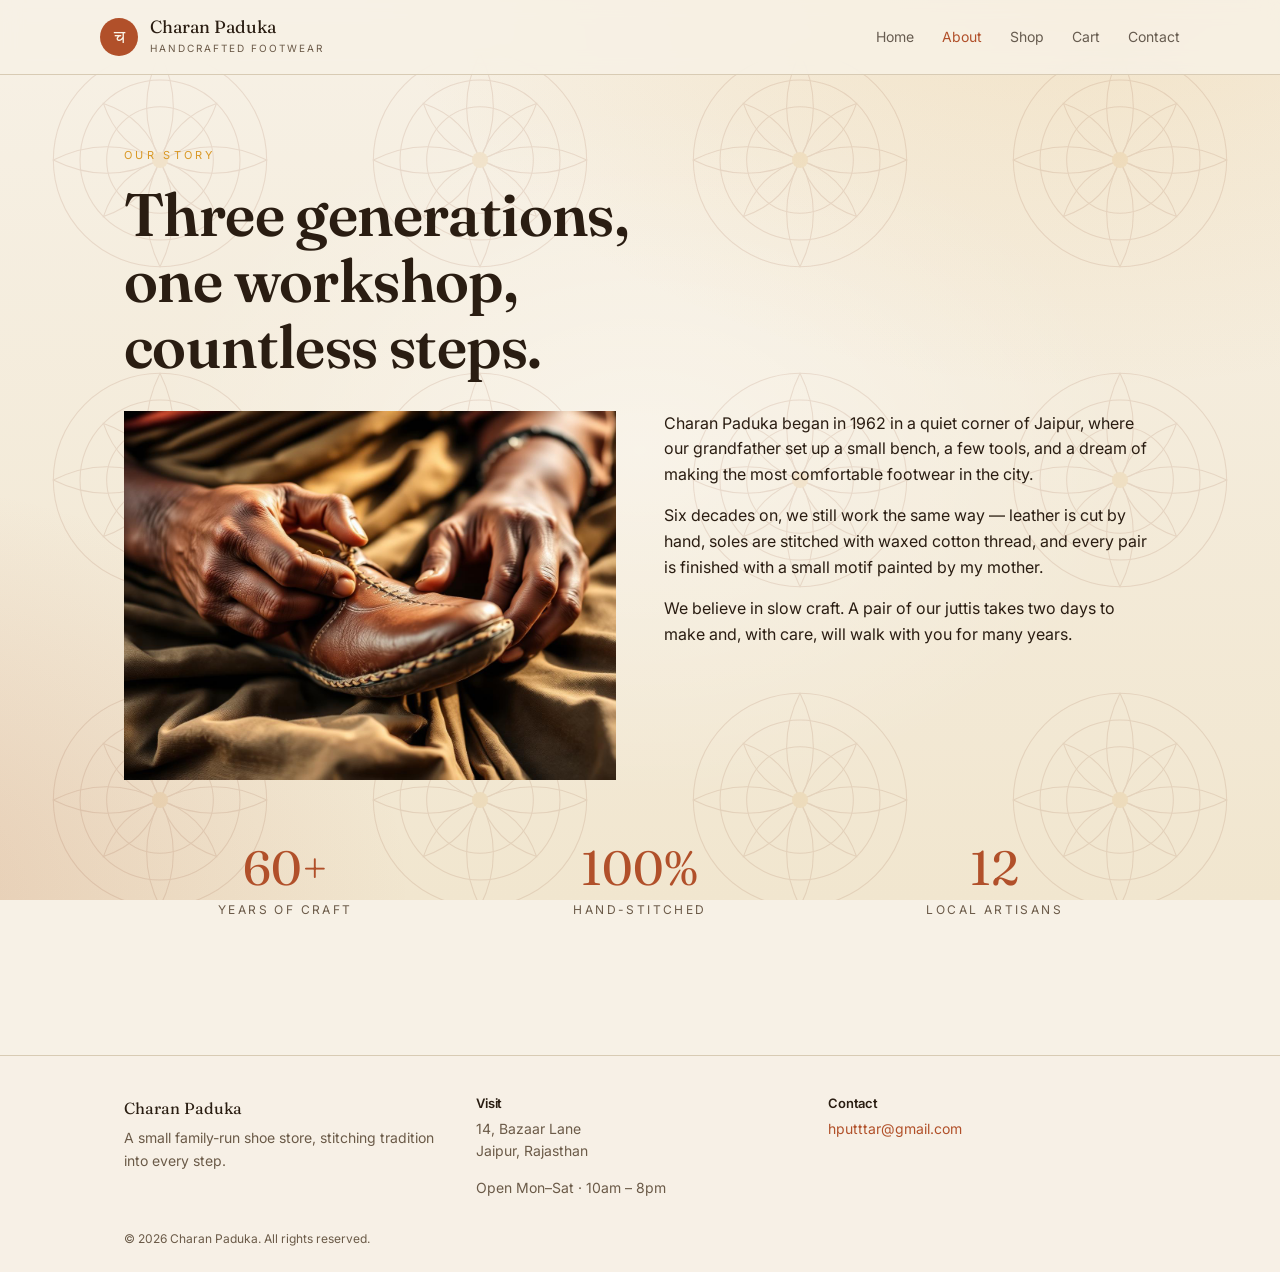
<file: about.html>
<!doctype html>
<html lang="en">
<head>
  <meta charset="UTF-8" />
  <meta name="viewport" content="width=device-width, initial-scale=1.0" />
  <title>About — Charan Paduka</title>
  <meta name="description" content="Three generations of artisans handcrafting juttis and mojaris in Jaipur since 1962." />
  <link rel="preconnect" href="https://fonts.googleapis.com" />
  <link rel="preconnect" href="https://fonts.gstatic.com" crossorigin />
  <link href="https://fonts.googleapis.com/css2?family=Fraunces:opsz,wght@9..144,400;9..144,600;9..144,700&family=Inter:wght@400;500;600&display=swap" rel="stylesheet" />
  <link rel="stylesheet" href="styles.css" />
</head>
<body>
  <header class="site-header">
    <div class="container header-inner">
      <a class="brand" href="index.html">
        <span class="brand-mark">च</span>
        <span>
          <div class="brand-name">Charan Paduka</div>
          <div class="brand-sub">Handcrafted footwear</div>
        </span>
      </a>
      <nav class="nav">
        <a href="index.html">Home</a>
        <a href="about.html">About</a>
        <a href="order.html">Shop</a>
        <a href="order.html#cart" class="cart-link">Cart <span class="cart-badge zero">0</span></a>
        <a href="contact.html">Contact</a>
      </nav>
    </div>
  </header>

  <main>
    <section style="padding-top:72px;">
      <div class="container">
        <p class="eyebrow">Our story</p>
        <h1 style="max-width:36rem;">Three generations, one workshop, countless steps.</h1>

        <div class="about-grid">
          <img src="assets/artisan.jpg" alt="Indian artisan stitching a leather shoe by hand" width="1280" height="960" loading="lazy" />
          <div>
            <p>Charan Paduka began in 1962 in a quiet corner of Jaipur, where our grandfather set up a small bench, a few tools, and a dream of making the most comfortable footwear in the city.</p>
            <p>Six decades on, we still work the same way — leather is cut by hand, soles are stitched with waxed cotton thread, and every pair is finished with a small motif painted by my mother.</p>
            <p>We believe in slow craft. A pair of our juttis takes two days to make and, with care, will walk with you for many years.</p>
          </div>
        </div>

        <div class="stats">
          <div>
            <div class="stat-num">60+</div>
            <div class="stat-label">Years of craft</div>
          </div>
          <div>
            <div class="stat-num">100%</div>
            <div class="stat-label">Hand-stitched</div>
          </div>
          <div>
            <div class="stat-num">12</div>
            <div class="stat-label">Local artisans</div>
          </div>
        </div>
      </div>
    </section>
  </main>

  <footer class="site-footer">
    <div class="container">
      <div class="footer-grid">
        <div>
          <div class="brand-block">Charan Paduka</div>
          <p>A small family-run shoe store, stitching tradition into every step.</p>
        </div>
        <div>
          <h4>Visit</h4>
          <p>14, Bazaar Lane<br/>Jaipur, Rajasthan</p>
          <p>Open Mon–Sat · 10am – 8pm</p>
        </div>
        <div>
          <h4>Contact</h4>
          <p><a href="mailto:hputttar@gmail.com">hputttar@gmail.com</a></p>
        </div>
      </div>
      <div class="copyright">© <span id="yr"></span> Charan Paduka. All rights reserved.</div>
    </div>
  </footer>

  <script src="script.js"></script>
  <script>document.getElementById('yr').textContent = new Date().getFullYear();</script>
</body>
</html>
</file>
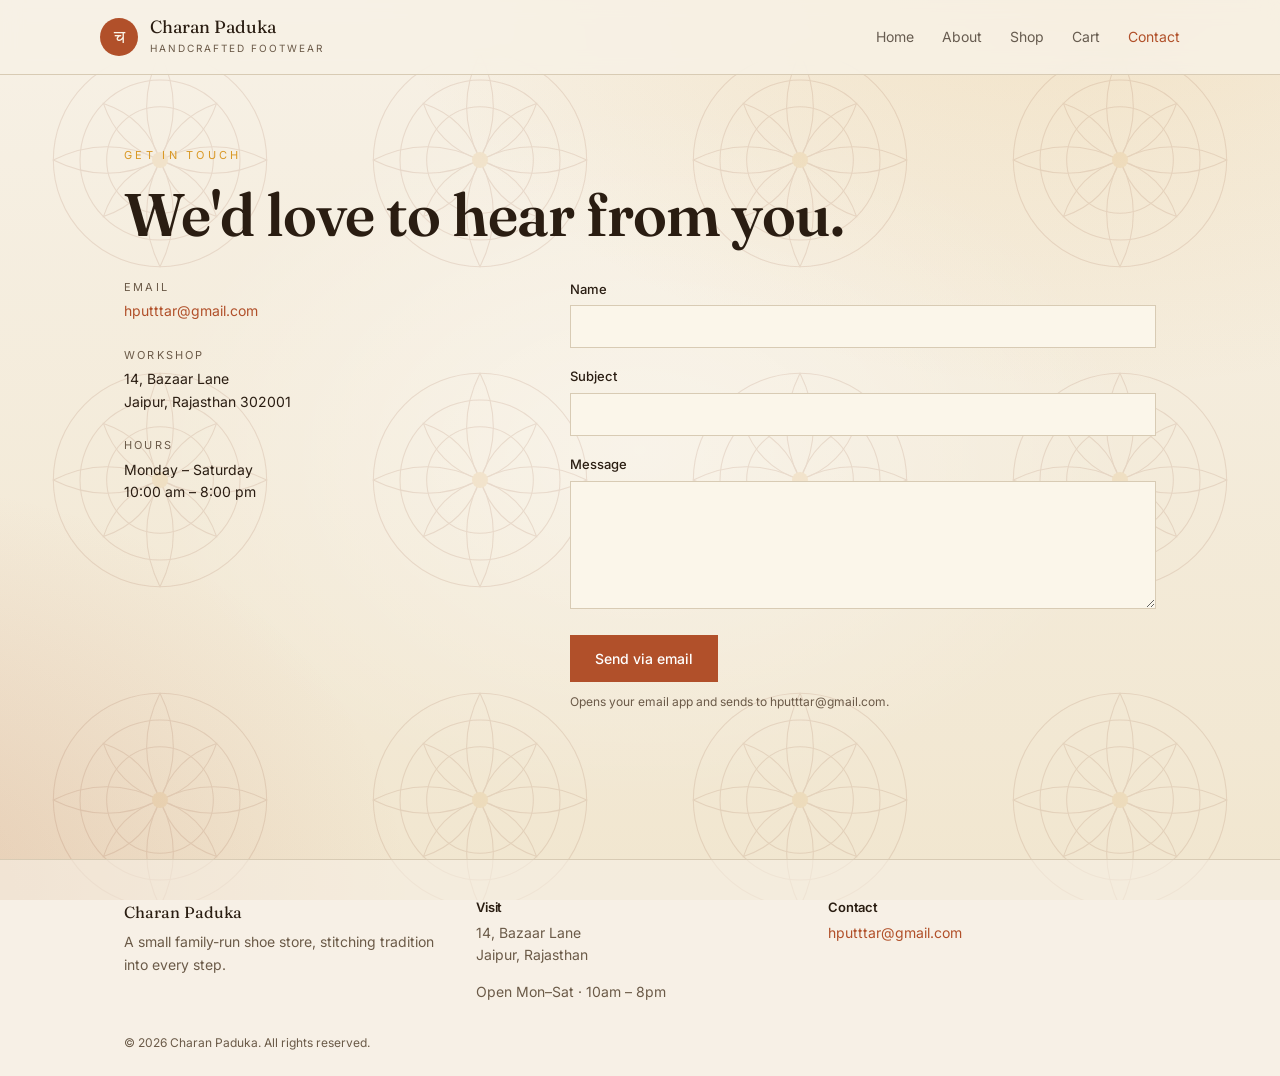
<file: contact.html>
<!doctype html>
<html lang="en">
<head>
  <meta charset="UTF-8" />
  <meta name="viewport" content="width=device-width, initial-scale=1.0" />
  <title>Contact — Charan Paduka</title>
  <meta name="description" content="Get in touch with Charan Paduka. Messages are sent via email." />
  <link rel="preconnect" href="https://fonts.googleapis.com" />
  <link rel="preconnect" href="https://fonts.gstatic.com" crossorigin />
  <link href="https://fonts.googleapis.com/css2?family=Fraunces:opsz,wght@9..144,400;9..144,600;9..144,700&family=Inter:wght@400;500;600&display=swap" rel="stylesheet" />
  <link rel="stylesheet" href="styles.css" />
</head>
<body>
  <header class="site-header">
    <div class="container header-inner">
      <a class="brand" href="index.html">
        <span class="brand-mark">च</span>
        <span>
          <div class="brand-name">Charan Paduka</div>
          <div class="brand-sub">Handcrafted footwear</div>
        </span>
      </a>
      <nav class="nav">
        <a href="index.html">Home</a>
        <a href="about.html">About</a>
        <a href="order.html">Shop</a>
        <a href="order.html#cart" class="cart-link">Cart <span class="cart-badge zero">0</span></a>
        <a href="contact.html">Contact</a>
      </nav>
    </div>
  </header>

  <main>
    <section style="padding-top:72px;">
      <div class="container">
        <p class="eyebrow">Get in touch</p>
        <h1>We'd love to hear from you.</h1>

        <div class="contact-grid">
          <div class="contact-info">
            <div>
              <div class="label">Email</div>
              <a href="mailto:hputttar@gmail.com">hputttar@gmail.com</a>
            </div>
            <div>
              <div class="label">Workshop</div>
              <p style="margin:0;">14, Bazaar Lane<br/>Jaipur, Rajasthan 302001</p>
            </div>
            <div>
              <div class="label">Hours</div>
              <p style="margin:0;">Monday – Saturday<br/>10:00 am – 8:00 pm</p>
            </div>
          </div>

          <form onsubmit="return buildContactMailto(event)">
            <div>
              <label for="cname">Name</label>
              <input id="cname" name="name" required />
            </div>
            <div>
              <label for="csubject">Subject</label>
              <input id="csubject" name="subject" required />
            </div>
            <div>
              <label for="cmsg">Message</label>
              <textarea id="cmsg" name="message" rows="6" required></textarea>
            </div>
            <div>
              <button type="submit" class="btn">Send via email</button>
              <p class="form-note">Opens your email app and sends to hputttar@gmail.com.</p>
            </div>
          </form>
        </div>
      </div>
    </section>
  </main>

  <footer class="site-footer">
    <div class="container">
      <div class="footer-grid">
        <div>
          <div class="brand-block">Charan Paduka</div>
          <p>A small family-run shoe store, stitching tradition into every step.</p>
        </div>
        <div>
          <h4>Visit</h4>
          <p>14, Bazaar Lane<br/>Jaipur, Rajasthan</p>
          <p>Open Mon–Sat · 10am – 8pm</p>
        </div>
        <div>
          <h4>Contact</h4>
          <p><a href="mailto:hputttar@gmail.com">hputttar@gmail.com</a></p>
        </div>
      </div>
      <div class="copyright">© <span id="yr"></span> Charan Paduka. All rights reserved.</div>
    </div>
  </footer>

  <script src="script.js"></script>
  <script>document.getElementById('yr').textContent = new Date().getFullYear();</script>
</body>
</html>
</file>
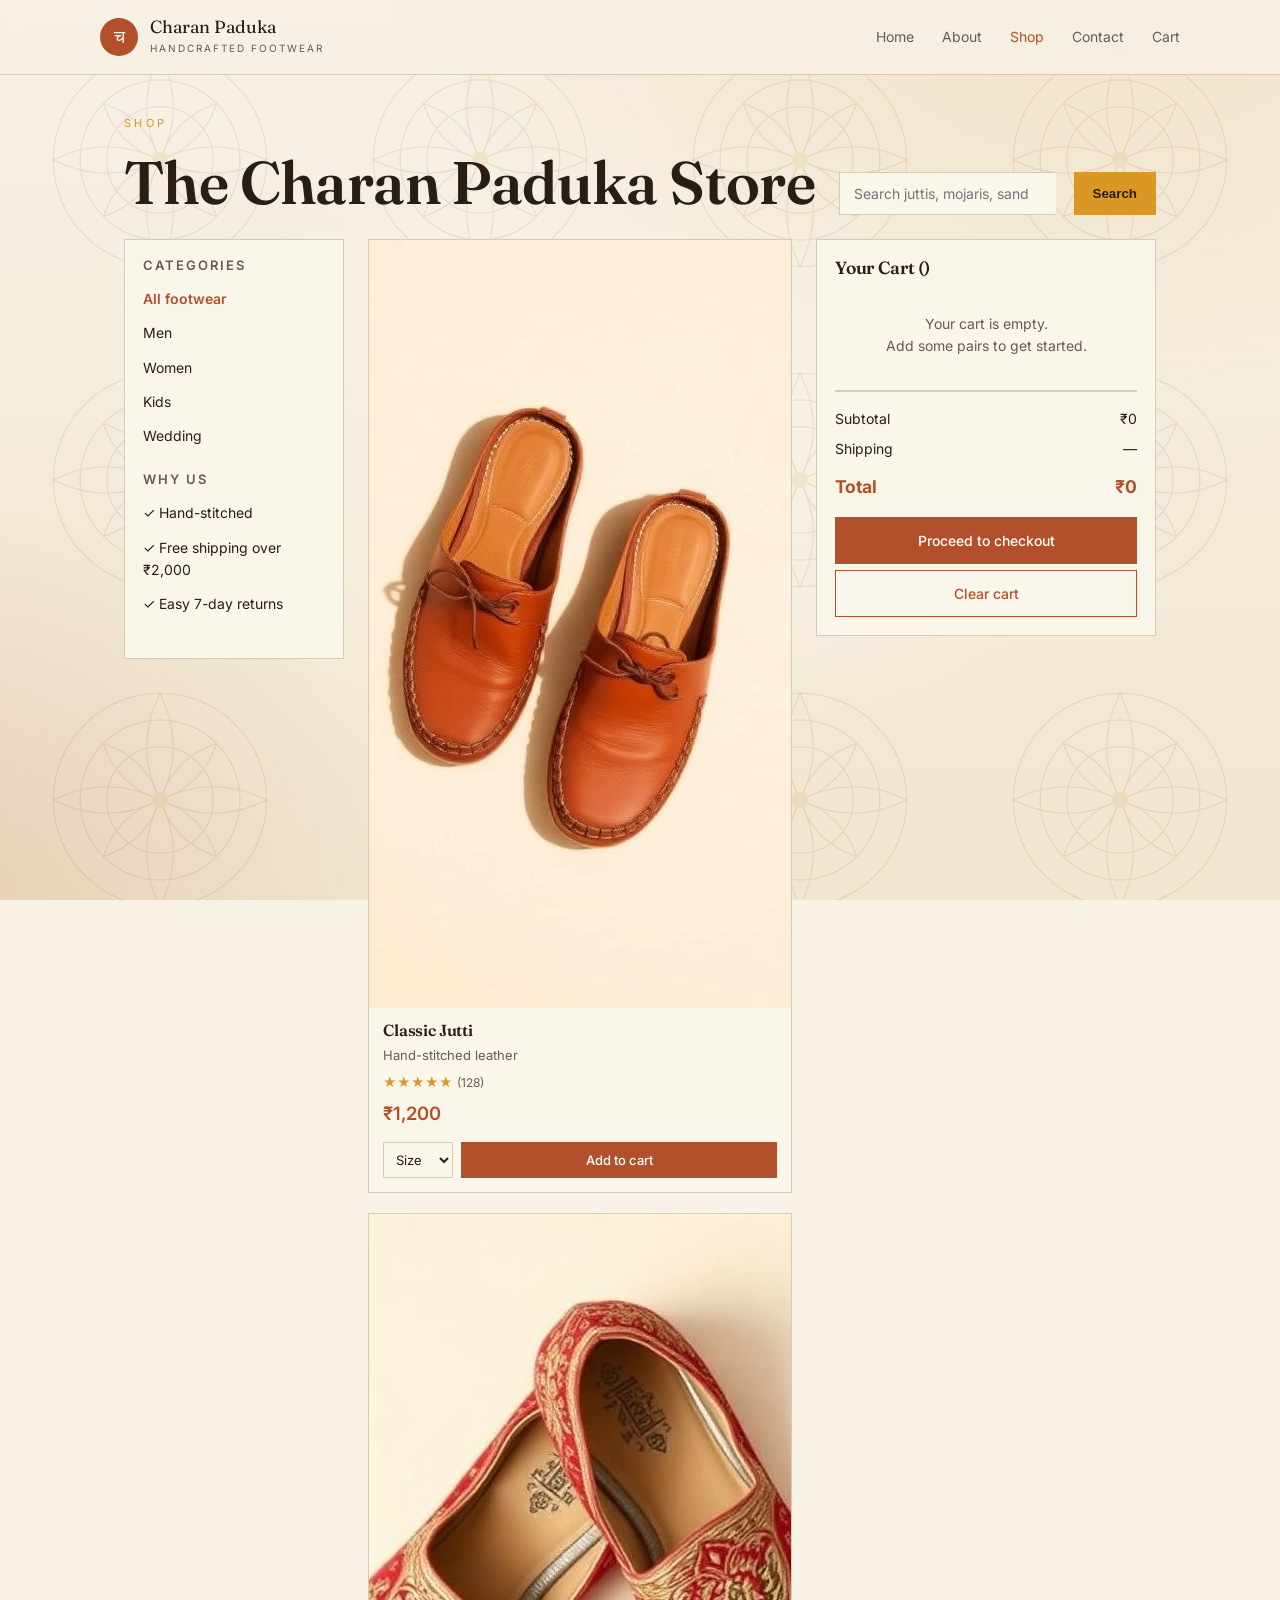
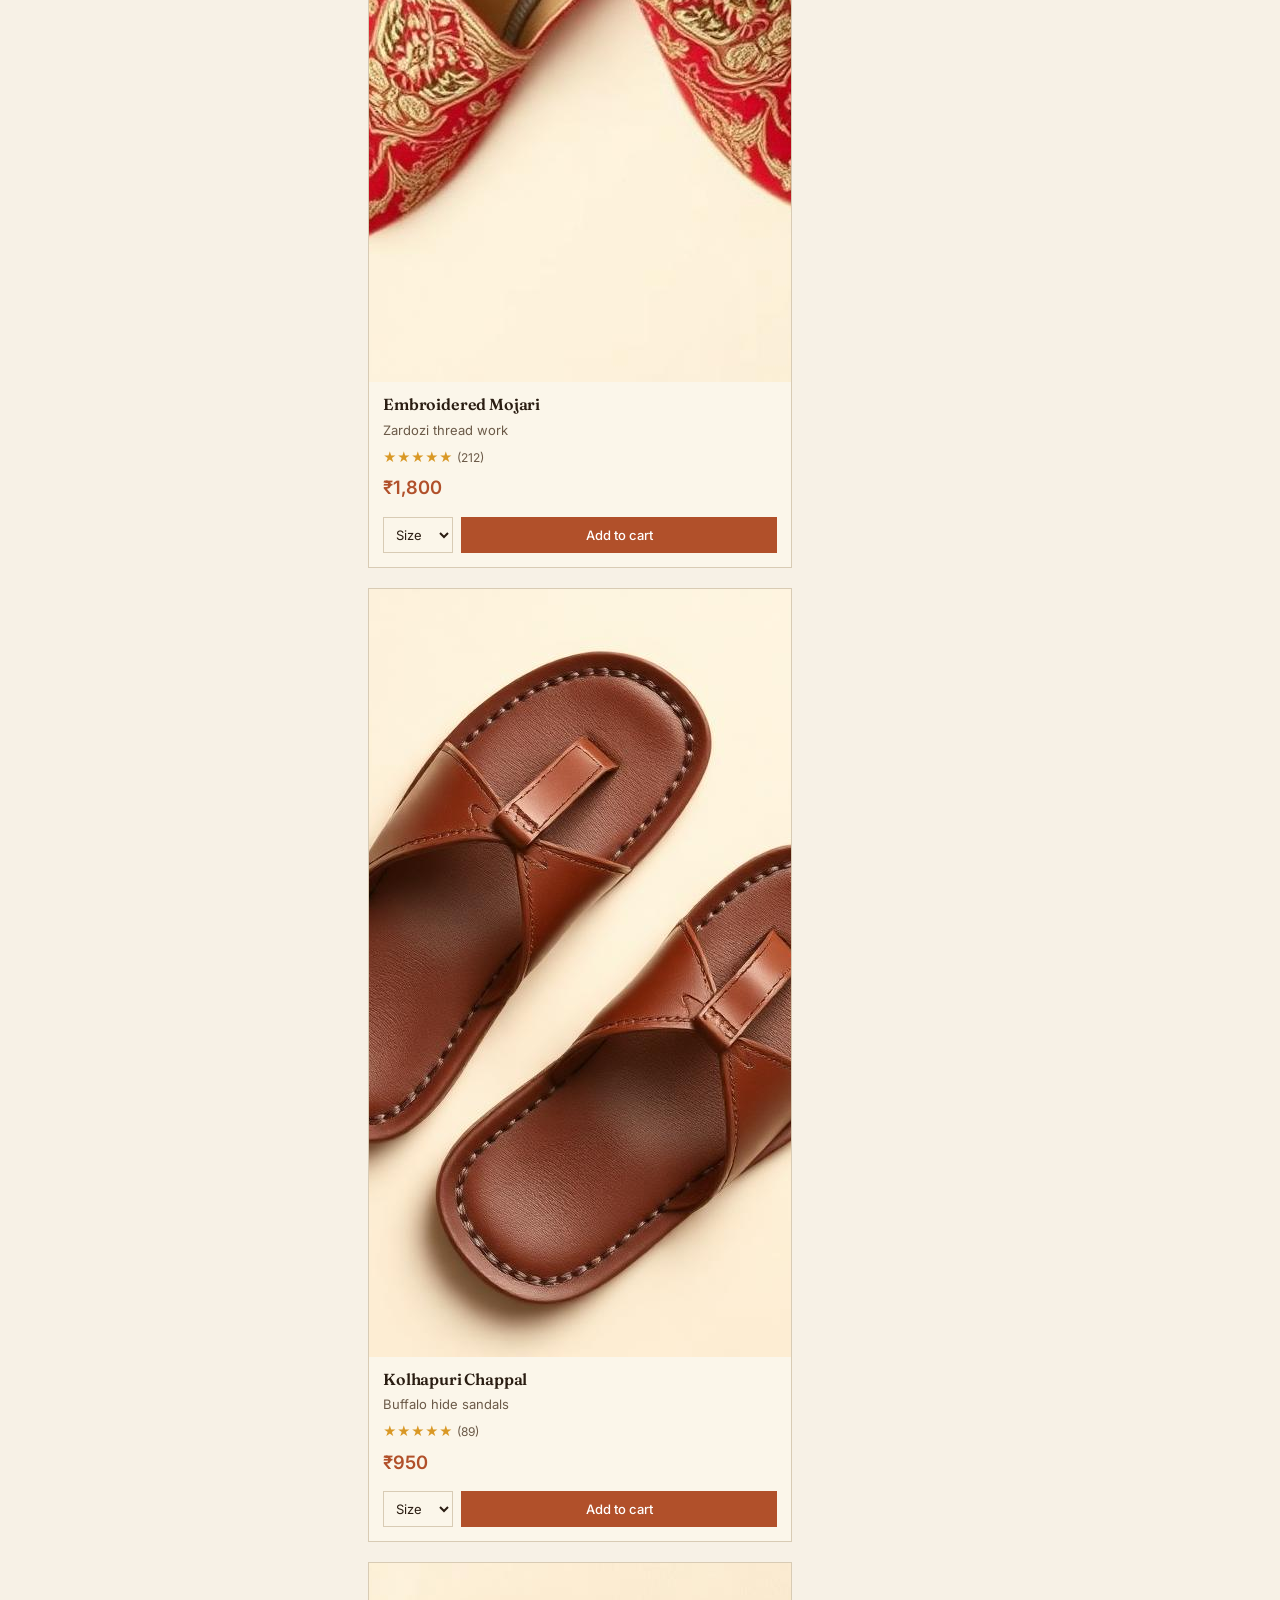
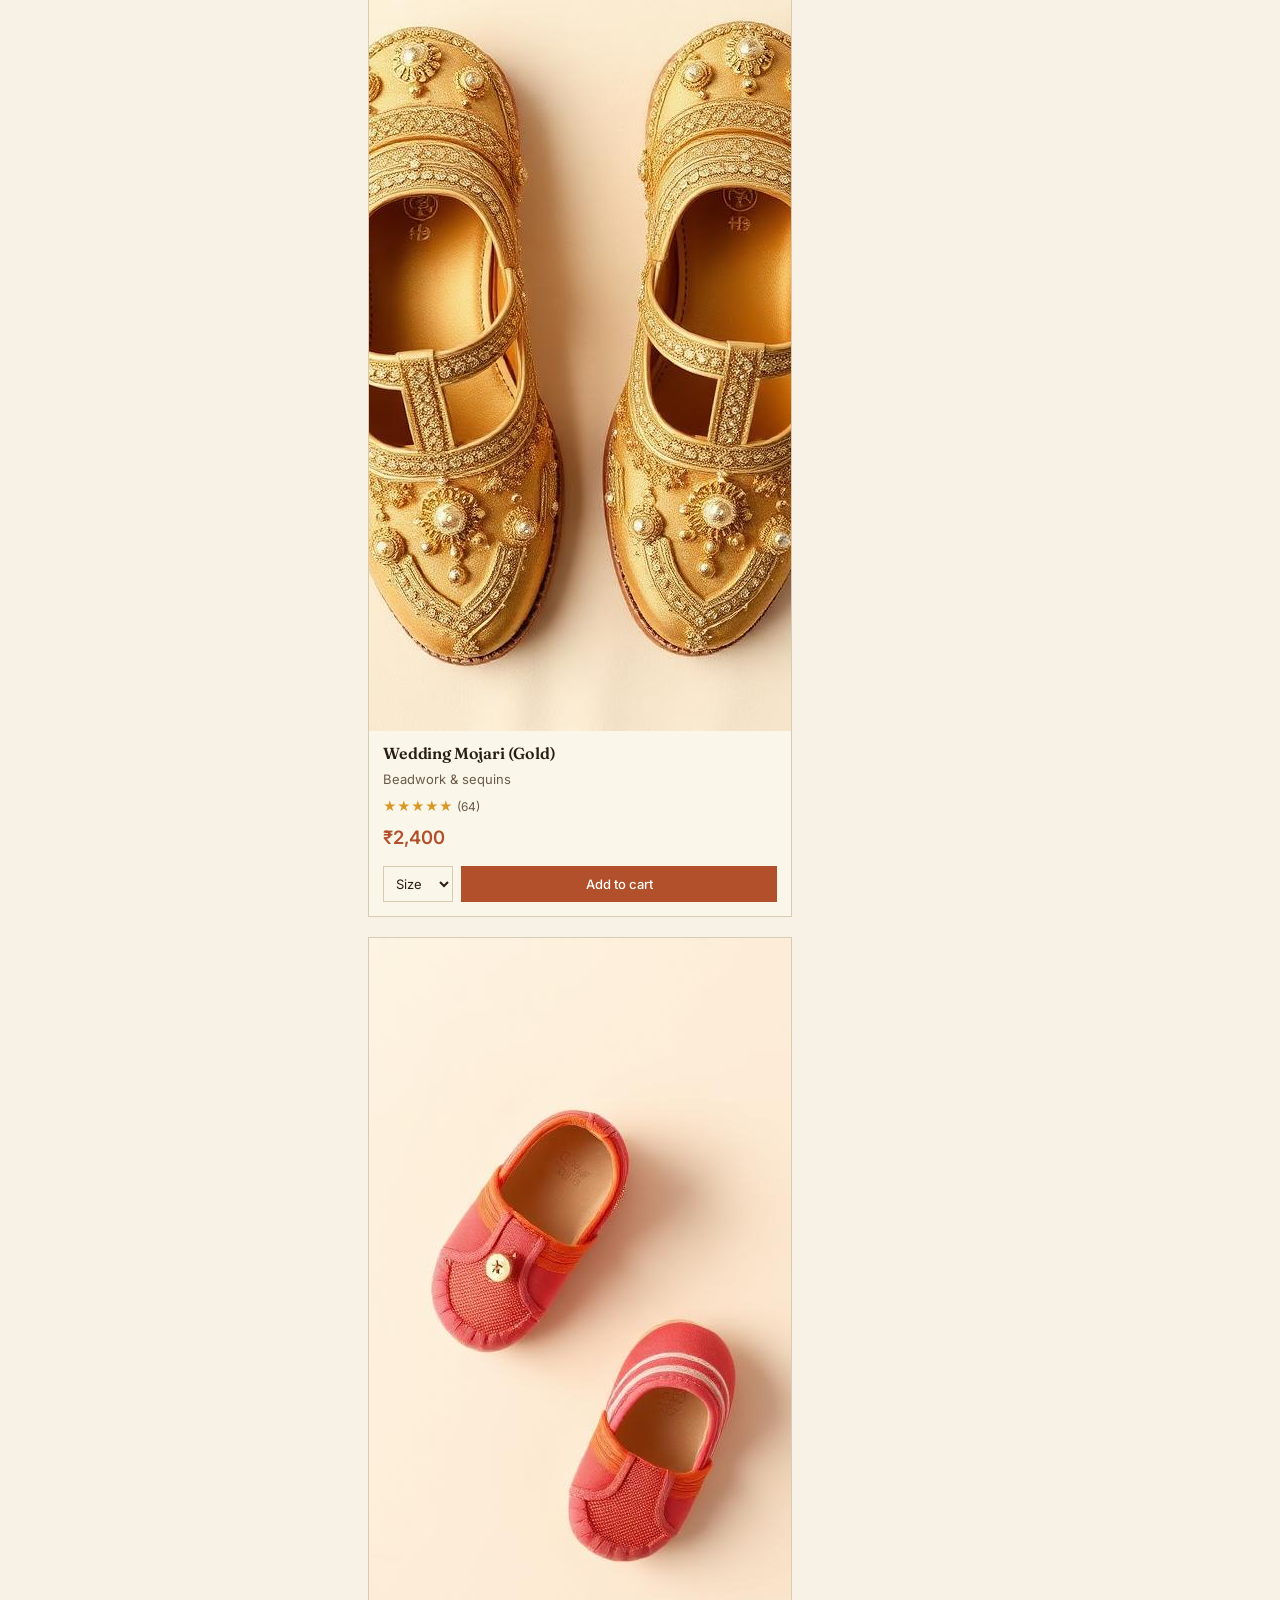
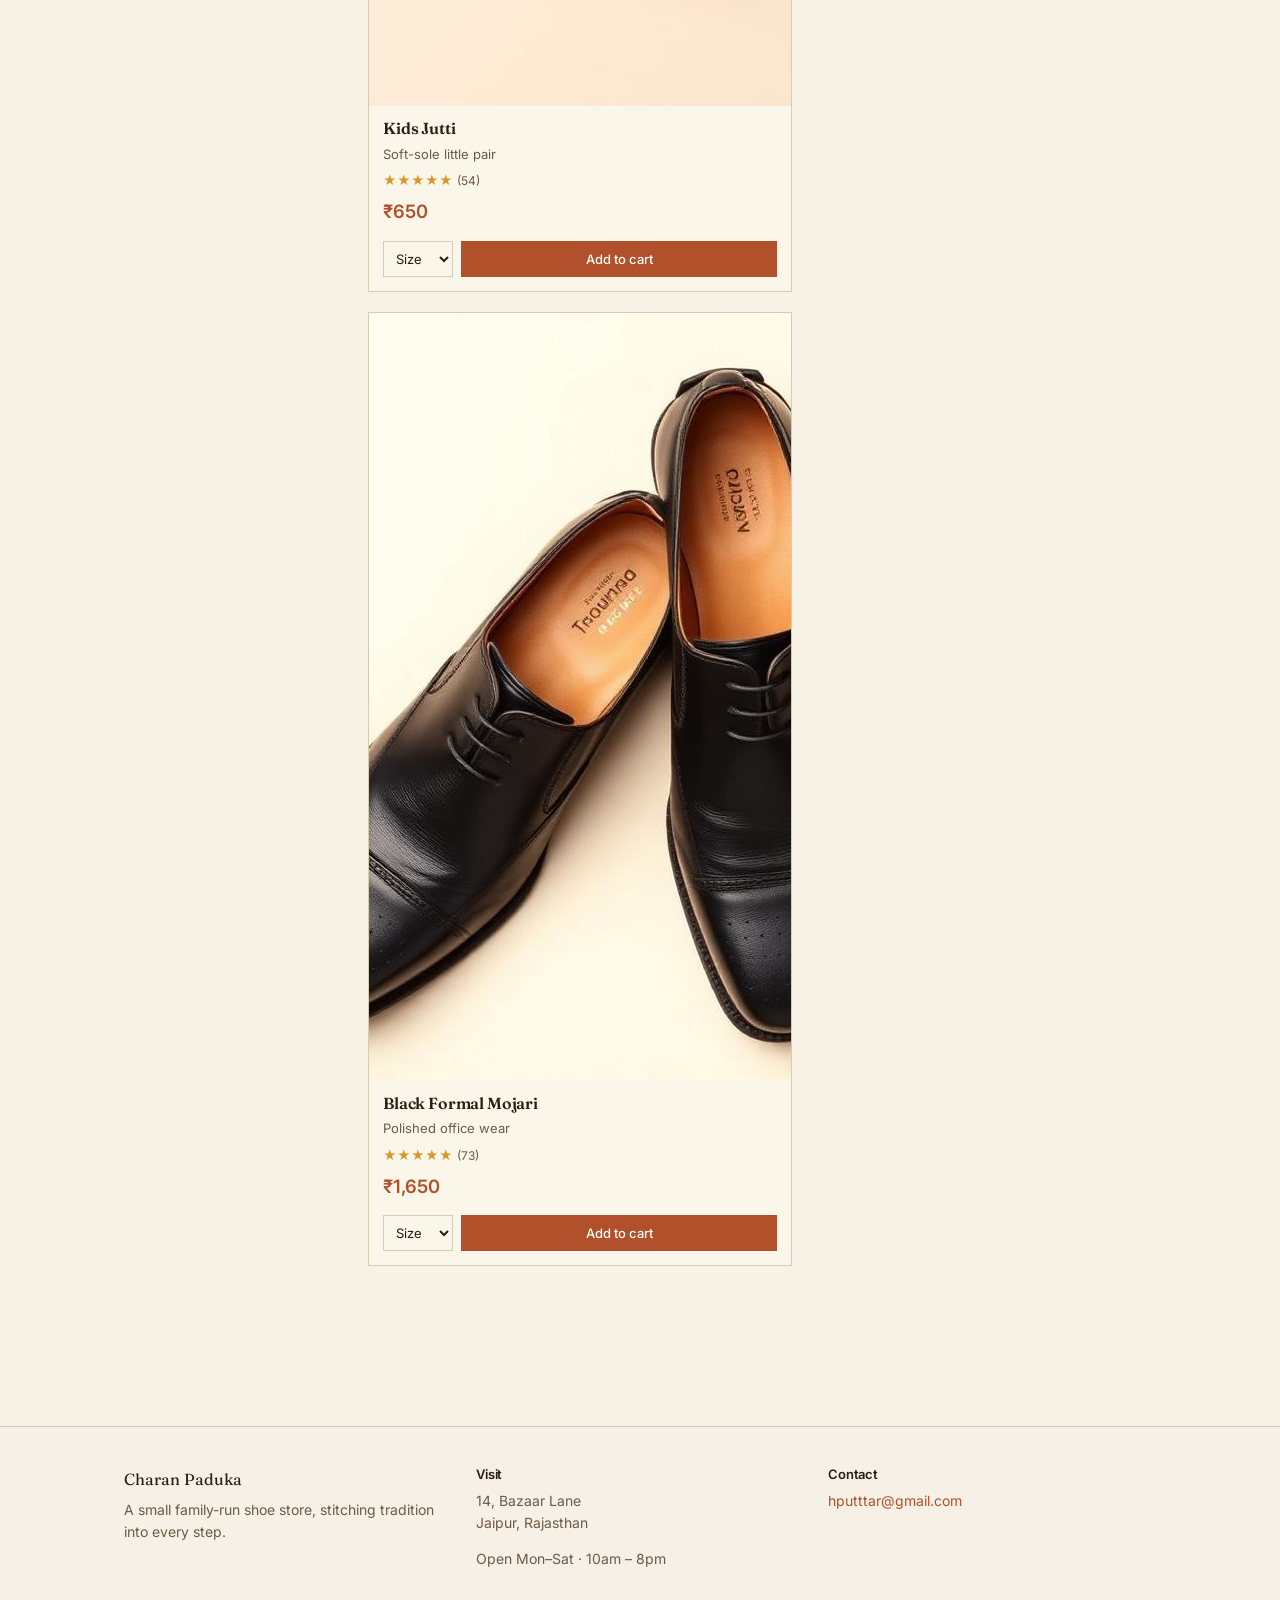
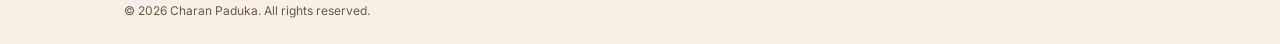
<file: order.html>
<!doctype html>
<html lang="en">
<head>
  <meta charset="UTF-8" />
  <meta name="viewport" content="width=device-width, initial-scale=1.0" />
  <title>Shop — Charan Paduka</title>
  <meta name="description" content="Shop handcrafted juttis, mojaris and Kolhapuri chappals. Add to cart and order via email." />
  <link rel="preconnect" href="https://fonts.googleapis.com" />
  <link rel="preconnect" href="https://fonts.gstatic.com" crossorigin />
  <link href="https://fonts.googleapis.com/css2?family=Fraunces:opsz,wght@9..144,400;9..144,600;9..144,700&family=Inter:wght@400;500;600&display=swap" rel="stylesheet" />
  <link rel="stylesheet" href="styles.css" />
</head>
<body>
  <header class="site-header">
    <div class="container header-inner">
      <a class="brand" href="index.html">
        <span class="brand-mark">च</span>
        <span>
          <div class="brand-name">Charan Paduka</div>
          <div class="brand-sub">Handcrafted footwear</div>
        </span>
      </a>
      <nav class="nav">
        <a href="index.html">Home</a>
        <a href="about.html">About</a>
        <a href="order.html">Shop</a>
        <a href="contact.html">Contact</a>
        <a href="order.html#cart" class="cart-link">Cart <span class="cart-badge zero">0</span></a>
      </nav>
    </div>
  </header>

  <main>
    <section class="shop-wrap">
      <div class="container">
        <div class="shop-head">
          <div>
            <p class="eyebrow">Shop</p>
            <h1>The Charan Paduka Store</h1>
          </div>
          <form class="search-bar" onsubmit="return onSearch(event)">
            <input id="shop-search" type="search" placeholder="Search juttis, mojaris, sandals..." />
            <button type="submit">Search</button>
          </form>
        </div>

        <div class="shop-layout">
          <!-- Filters -->
          <aside class="filters">
            <h4>Categories</h4>
            <ul>
              <li class="active" onclick="setCategory('All', this)">All footwear</li>
              <li onclick="setCategory('Men', this)">Men</li>
              <li onclick="setCategory('Women', this)">Women</li>
              <li onclick="setCategory('Kids', this)">Kids</li>
              <li onclick="setCategory('Wedding', this)">Wedding</li>
            </ul>
            <h4>Why us</h4>
            <ul style="cursor:default;">
              <li style="cursor:default;">✓ Hand-stitched</li>
              <li style="cursor:default;">✓ Free shipping over ₹2,000</li>
              <li style="cursor:default;">✓ Easy 7-day returns</li>
            </ul>
          </aside>

          <!-- Products -->
          <div id="product-grid" class="product-grid"></div>

          <!-- Cart -->
          <aside class="cart-panel" id="cart">
            <h3>Your Cart (<span class="cart-badge" style="position:static;background:var(--secondary);color:var(--fg);">0</span>)</h3>
            <div id="cart-items" class="cart-items"></div>
            <div class="cart-summary">
              <div class="row-line"><span>Subtotal</span><span id="cart-subtotal">₹0</span></div>
              <div class="row-line"><span>Shipping</span><span id="cart-ship">—</span></div>
              <div class="row-line total"><span>Total</span><span id="cart-total">₹0</span></div>
            </div>
            <button id="checkout-btn" class="btn" onclick="openCheckout()" disabled>Proceed to checkout</button>
            <button class="btn outline" onclick="if(confirm('Empty your cart?')) clearCart()">Clear cart</button>
          </aside>
        </div>
      </div>
    </section>
  </main>

  <!-- Checkout modal -->
  <div id="checkout-modal" class="modal-backdrop" onclick="if(event.target===this) closeCheckout()">
    <div class="modal">
      <button class="close" onclick="closeCheckout()" aria-label="Close">×</button>
      <h2>Checkout</h2>
      <p class="muted" style="margin-top:-8px;">Review your order, then we'll open your email app to send it to our workshop.</p>
      <div id="checkout-summary" class="modal-summary"></div>
      <form onsubmit="return placeOrder(event)">
        <div class="row">
          <div><label for="co-name">Full name</label><input id="co-name" name="name" required /></div>
          <div><label for="co-phone">Phone</label><input id="co-phone" name="phone" required /></div>
        </div>
        <div><label for="co-email">Email</label><input id="co-email" name="email" type="email" required /></div>
        <div><label for="co-address">Delivery address</label><textarea id="co-address" name="address" rows="3" required></textarea></div>
        <div>
          <label for="co-payment">Payment preference</label>
          <select id="co-payment" name="payment">
            <option>Cash on Delivery</option>
            <option>UPI / GPay</option>
            <option>Bank transfer</option>
          </select>
        </div>
        <div><label for="co-notes">Notes (optional)</label><textarea id="co-notes" name="notes" rows="2"></textarea></div>
        <button type="submit" class="btn">Place order via email</button>
        <p class="form-note">Sent to <strong>hputttar@gmail.com</strong>.</p>
      </form>
    </div>
  </div>

  <footer class="site-footer">
    <div class="container">
      <div class="footer-grid">
        <div>
          <div class="brand-block">Charan Paduka</div>
          <p>A small family-run shoe store, stitching tradition into every step.</p>
        </div>
        <div>
          <h4>Visit</h4>
          <p>14, Bazaar Lane<br/>Jaipur, Rajasthan</p>
          <p>Open Mon–Sat · 10am – 8pm</p>
        </div>
        <div>
          <h4>Contact</h4>
          <p><a href="mailto:hputttar@gmail.com">hputttar@gmail.com</a></p>
        </div>
      </div>
      <div class="copyright">© <span id="yr"></span> Charan Paduka. All rights reserved.</div>
    </div>
  </footer>

  <script src="script.js"></script>
  <script>document.getElementById('yr').textContent = new Date().getFullYear();</script>
</body>
</html>
</file>
<file: styles.css>
/* Charan Paduka — handcrafted Indian footwear
   Plain CSS design system */

:root {
  --bg: #f7f1e6;
  --bg-2: #efe6d2;
  --fg: #2a1d12;
  --muted: #6b5a48;
  --border: #d8cbb4;
  --primary: #b1502a;       /* terracotta */
  --primary-dark: #8a3d20;
  --accent: #d99825;        /* mustard */
  --secondary: #e8dcc2;
  --card: #fbf6ea;
}

* { box-sizing: border-box; }
html, body { margin: 0; padding: 0; }
html { scroll-behavior: smooth; }

body {
  font-family: 'Inter', system-ui, -apple-system, sans-serif;
  color: var(--fg);
  background: var(--bg);
  line-height: 1.6;
  position: relative;
  overflow-x: hidden;
}

/* ---------- Sophisticated background ---------- */
/* Layered: warm gradient + paisley/mandala SVG + grain */
body::before {
  content: "";
  position: fixed;
  inset: 0;
  z-index: -2;
  background:
    radial-gradient(1200px 800px at 85% -10%, rgba(217, 152, 37, 0.18), transparent 60%),
    radial-gradient(900px 700px at -10% 100%, rgba(177, 80, 42, 0.18), transparent 60%),
    radial-gradient(700px 500px at 50% 50%, rgba(255, 255, 255, 0.4), transparent 70%),
    linear-gradient(180deg, #f7f1e6 0%, #f1e6cf 100%);
}

body::after {
  content: "";
  position: fixed;
  inset: 0;
  z-index: -1;
  pointer-events: none;
  opacity: 0.18;
  background-image: url("data:image/svg+xml;utf8,<svg xmlns='http://www.w3.org/2000/svg' width='240' height='240' viewBox='0 0 240 240'><g fill='none' stroke='%238a3d20' stroke-width='0.8' opacity='0.7'><circle cx='120' cy='120' r='40'/><circle cx='120' cy='120' r='60'/><circle cx='120' cy='120' r='80'/><g><path d='M120 40 Q140 80 120 120 Q100 80 120 40 Z'/><path d='M200 120 Q160 140 120 120 Q160 100 200 120 Z'/><path d='M120 200 Q100 160 120 120 Q140 160 120 200 Z'/><path d='M40 120 Q80 100 120 120 Q80 140 40 120 Z'/></g><g transform='rotate(45 120 120)'><path d='M120 60 Q135 90 120 120 Q105 90 120 60 Z'/><path d='M180 120 Q150 135 120 120 Q150 105 180 120 Z'/><path d='M120 180 Q105 150 120 120 Q135 150 120 180 Z'/><path d='M60 120 Q90 105 120 120 Q90 135 60 120 Z'/></g><circle cx='120' cy='120' r='6' fill='%23d99825' stroke='none'/></g></svg>");
  background-size: 320px 320px;
  background-repeat: repeat;
  mix-blend-mode: multiply;
}

/* ---------- Typography ---------- */
h1, h2, h3, h4 {
  font-family: 'Fraunces', Georgia, 'Times New Roman', serif;
  font-weight: 600;
  letter-spacing: -0.01em;
  margin: 0 0 0.5em;
  line-height: 1.1;
}
h1 { font-size: clamp(2.25rem, 5vw, 3.75rem); }
h2 { font-size: clamp(1.75rem, 3.5vw, 2.5rem); }
h3 { font-size: 1.25rem; }
p  { margin: 0 0 1em; }
a  { color: var(--primary); text-decoration: none; }
a:hover { text-decoration: underline; }

.container {
  max-width: 1080px;
  margin: 0 auto;
  padding: 0 24px;
}

.eyebrow {
  font-size: 11px;
  letter-spacing: 0.3em;
  text-transform: uppercase;
  color: var(--accent);
  margin-bottom: 1rem;
}

.muted { color: var(--muted); }

/* ---------- Header ---------- */
.site-header {
  position: sticky;
  top: 0;
  z-index: 50;
  background: rgba(247, 241, 230, 0.85);
  backdrop-filter: blur(10px);
  border-bottom: 1px solid var(--border);
}
.header-inner {
  display: flex;
  align-items: center;
  justify-content: space-between;
  padding: 18px 0;
}
.brand { display: flex; align-items: center; gap: 12px; color: var(--fg); }
.brand:hover { text-decoration: none; }
.brand-mark {
  width: 38px; height: 38px;
  border-radius: 999px;
  background: var(--primary);
  color: var(--card);
  display: grid; place-items: center;
  font-family: 'Fraunces', serif;
  font-size: 18px;
}
.brand-name { font-family: 'Fraunces', serif; font-size: 1.1rem; line-height: 1; }
.brand-sub { font-size: 10px; letter-spacing: 0.2em; text-transform: uppercase; color: var(--muted); margin-top: 4px; }

.nav { display: flex; gap: 28px; }
.nav a {
  color: var(--fg); opacity: 0.7;
  font-size: 14px;
}
.nav a:hover { opacity: 1; text-decoration: none; }
.nav a.active { color: var(--primary); opacity: 1; }

@media (max-width: 640px) {
  .nav { gap: 16px; }
  .brand-sub { display: none; }
}

/* ---------- Buttons ---------- */
.btn {
  display: inline-block;
  padding: 14px 24px;
  font-size: 14px;
  font-weight: 500;
  border: 1px solid var(--primary);
  background: var(--primary);
  color: #fff;
  cursor: pointer;
  transition: background .2s, color .2s, transform .2s;
  font-family: inherit;
}
.btn:hover { background: var(--primary-dark); border-color: var(--primary-dark); text-decoration: none; }
.btn.outline { background: transparent; color: var(--primary); }
.btn.outline:hover { background: var(--primary); color: #fff; }

/* ---------- Hero ---------- */
.hero {
  padding: 80px 0 64px;
}
.hero-grid {
  display: grid;
  grid-template-columns: 1fr 1fr;
  gap: 56px;
  align-items: center;
}
.hero h1 em {
  color: var(--primary);
  font-style: normal;
}
.hero-image-wrap { position: relative; }
.hero-image-wrap::before {
  content: "";
  position: absolute;
  inset: -16px;
  background: var(--secondary);
  z-index: 0;
}
.hero-image-wrap img {
  position: relative;
  z-index: 1;
  width: 100%;
  height: auto;
  display: block;
}
.hero-actions { display: flex; gap: 12px; flex-wrap: wrap; margin-top: 28px; }

@media (max-width: 800px) {
  .hero-grid { grid-template-columns: 1fr; gap: 40px; }
  .hero { padding: 48px 0 32px; }
}

/* ---------- Sections ---------- */
section { padding: 56px 0; }

.divider {
  display: flex; align-items: center; justify-content: center; gap: 14px;
  font-size: 11px; letter-spacing: 0.3em; text-transform: uppercase; color: var(--accent);
  margin-bottom: 32px;
}
.divider::before, .divider::after {
  content: ""; height: 1px; width: 56px; background: var(--border);
}

.products {
  display: grid;
  grid-template-columns: repeat(3, 1fr);
  gap: 32px;
}
.product {
  background: var(--card);
  border: 1px solid var(--border);
  padding: 0 0 20px;
}
.product-img {
  aspect-ratio: 1 / 1;
  background: var(--secondary);
  display: grid; place-items: center;
  font-family: 'Fraunces', serif;
  font-size: 3rem;
  color: rgba(177, 80, 42, 0.4);
}
.product h3 { margin: 16px 20px 4px; }
.product .note { margin: 0 20px; font-size: 14px; color: var(--muted); }
.product .price { margin: 8px 20px 0; color: var(--primary); }
@media (max-width: 760px) { .products { grid-template-columns: 1fr 1fr; } }
@media (max-width: 480px) { .products { grid-template-columns: 1fr; } }

.banner {
  background: var(--secondary);
  text-align: center;
  margin-top: 48px;
}
.banner .container { max-width: 640px; padding-top: 56px; padding-bottom: 56px; }

/* ---------- About ---------- */
.about-grid {
  display: grid; grid-template-columns: 1fr 1fr; gap: 48px; align-items: start;
  margin-top: 32px;
}
.about-grid img { width: 100%; height: auto; display: block; }
@media (max-width: 800px) { .about-grid { grid-template-columns: 1fr; } }

.stats {
  display: grid; grid-template-columns: repeat(3, 1fr); gap: 32px;
  text-align: center; margin-top: 64px;
}
.stat-num {
  font-family: 'Fraunces', serif;
  font-size: 3rem;
  color: var(--primary);
  line-height: 1;
}
.stat-label {
  margin-top: 8px;
  font-size: 12px; letter-spacing: 0.2em; text-transform: uppercase; color: var(--muted);
}
@media (max-width: 600px) { .stats { grid-template-columns: 1fr; gap: 24px; } }

/* ---------- Forms ---------- */
form { display: grid; gap: 18px; max-width: 640px; }
.row { display: grid; grid-template-columns: 1fr 1fr; gap: 18px; }
.row-3 { display: grid; grid-template-columns: 2fr 1fr; gap: 18px; }
@media (max-width: 600px) { .row, .row-3 { grid-template-columns: 1fr; } }

label { display: block; font-size: 13px; font-weight: 500; margin-bottom: 6px; }
input, select, textarea {
  width: 100%;
  padding: 12px 14px;
  border: 1px solid var(--border);
  background: var(--card);
  color: var(--fg);
  font-family: inherit;
  font-size: 14px;
  border-radius: 0;
  outline: none;
  transition: border-color .15s, box-shadow .15s;
}
input:focus, select:focus, textarea:focus {
  border-color: var(--primary);
  box-shadow: 0 0 0 3px rgba(177, 80, 42, 0.15);
}
textarea { resize: vertical; min-height: 90px; }

.form-note { font-size: 12px; color: var(--muted); margin-top: 10px; }

/* ---------- Contact ---------- */
.contact-grid { display: grid; grid-template-columns: 2fr 3fr; gap: 56px; margin-top: 32px; }
.contact-info > div { margin-bottom: 24px; font-size: 14px; }
.contact-info .label {
  font-size: 11px; letter-spacing: 0.2em; text-transform: uppercase; color: var(--muted); margin-bottom: 4px;
}
@media (max-width: 800px) { .contact-grid { grid-template-columns: 1fr; gap: 32px; } }

/* ---------- Footer ---------- */
.site-footer {
  margin-top: 80px;
  border-top: 1px solid var(--border);
  background: rgba(247, 241, 230, 0.6);
}
.footer-grid {
  display: grid;
  grid-template-columns: repeat(3, 1fr);
  gap: 24px;
  padding: 40px 0 16px;
  font-size: 14px;
  color: var(--muted);
}
.footer-grid h4 { font-family: 'Inter', sans-serif; font-size: 13px; color: var(--fg); margin-bottom: 8px; font-weight: 600; }
.footer-grid .brand-block { font-family: 'Fraunces', serif; font-size: 1rem; color: var(--fg); margin-bottom: 6px; }
.copyright { padding-bottom: 24px; font-size: 12px; color: var(--muted); }

@media (max-width: 700px) { .footer-grid { grid-template-columns: 1fr; } }

/* ---------- Amazon-style Order/Shop ---------- */
.shop-wrap { padding: 40px 0 80px; }
.shop-head { display:flex; align-items:flex-end; justify-content:space-between; gap:24px; flex-wrap:wrap; margin-bottom:24px; }
.shop-head h1 { margin:0; }
.search-bar { display:flex; flex:1; min-width:260px; max-width:560px; }
.search-bar input { border-right:none; }
.search-bar button {
  background: var(--accent); border:1px solid var(--accent); color: var(--fg);
  padding: 0 18px; cursor:pointer; font-weight:600;
}
.search-bar button:hover { background: #c08720; border-color:#c08720; }

.shop-layout { display:grid; grid-template-columns: 220px 1fr 340px; gap: 24px; align-items:start; }
@media (max-width: 1100px) { .shop-layout { grid-template-columns: 1fr; } .filters, .cart-panel { position:static !important; } }

.filters {
  background: var(--card); border:1px solid var(--border); padding:18px; position:sticky; top:88px;
}
.filters h4 { font-family:'Inter',sans-serif; font-size:13px; text-transform:uppercase; letter-spacing:.15em; color:var(--muted); margin:0 0 10px; }
.filters ul { list-style:none; padding:0; margin:0 0 18px; }
.filters li { padding:6px 0; cursor:pointer; font-size:14px; color:var(--fg); }
.filters li:hover { color: var(--primary); }
.filters li.active { color: var(--primary); font-weight:600; }

.product-grid { display:grid; grid-template-columns: repeat(auto-fill, minmax(220px, 1fr)); gap:20px; }
.shop-card {
  background: var(--card); border:1px solid var(--border); display:flex; flex-direction:column;
  transition: box-shadow .2s, transform .2s;
}
.shop-card:hover { box-shadow: 0 8px 24px rgba(42,29,18,.12); transform: translateY(-2px); }
.shop-card img { width:100%; aspect-ratio:1/1; object-fit:cover; display:block; background:var(--secondary); }
.shop-card-body { padding:14px; display:flex; flex-direction:column; gap:6px; flex:1; }
.shop-card h3 { margin:0; font-size:1rem; font-family:'Fraunces',serif; }
.shop-card .desc { font-size:13px; color:var(--muted); margin:0; }
.shop-card .stars { color: var(--accent); font-size:13px; }
.shop-card .price { color: var(--primary); font-size:1.15rem; font-weight:600; margin-top:auto; }
.shop-card .add-row { display:flex; gap:8px; margin-top:8px; }
.shop-card select { padding:8px; font-size:13px; flex:0 0 70px; }
.shop-card .btn { flex:1; padding:9px 10px; font-size:13px; }

/* Cart panel */
.cart-panel {
  background: var(--card); border:1px solid var(--border); padding:18px; position:sticky; top:88px;
  max-height: calc(100vh - 110px); display:flex; flex-direction:column;
}
.cart-panel h3 { margin:0 0 12px; font-size:1.1rem; }
.cart-items { flex:1; overflow-y:auto; margin: 0 -4px; padding: 0 4px; }
.cart-empty { color:var(--muted); font-size:14px; text-align:center; padding:24px 0; }
.cart-item { display:grid; grid-template-columns: 56px 1fr auto; gap:10px; padding:10px 0; border-bottom:1px solid var(--border); align-items:center; }
.cart-item:last-child { border-bottom:none; }
.cart-item img { width:56px; height:56px; object-fit:cover; }
.cart-item .name { font-size:13px; font-weight:500; line-height:1.3; }
.cart-item .meta { font-size:12px; color:var(--muted); }
.cart-item .qty-ctrl { display:inline-flex; align-items:center; gap:6px; margin-top:4px; }
.cart-item .qty-ctrl button {
  width:22px; height:22px; padding:0; border:1px solid var(--border); background:var(--bg);
  color:var(--fg); cursor:pointer; font-size:14px; line-height:1;
}
.cart-item .qty-ctrl span { font-size:13px; min-width:14px; text-align:center; }
.cart-item .line-price { font-weight:600; font-size:14px; color:var(--primary); white-space:nowrap; }
.cart-item .remove { background:none; border:none; color:var(--muted); font-size:11px; cursor:pointer; padding:2px 0; text-decoration:underline; }
.cart-item .remove:hover { color:#a02525; }

.cart-summary { border-top:2px solid var(--border); padding-top:12px; margin-top:8px; font-size:14px; }
.cart-summary .row-line { display:flex; justify-content:space-between; padding:4px 0; }
.cart-summary .total { font-size:1.1rem; font-weight:700; color:var(--primary); padding-top:8px; }
.cart-panel .btn { width:100%; margin-top:12px; }
.cart-panel .btn.outline { margin-top:6px; }

/* Cart badge in header */
.cart-link { position:relative; }
.cart-badge {
  position:absolute; top:-8px; right:-12px; background: var(--accent); color: var(--fg);
  font-size:10px; font-weight:700; min-width:16px; height:16px; padding:0 4px;
  border-radius:999px; display:inline-flex; align-items:center; justify-content:center;
}
.cart-badge.zero { display:none; }

/* Checkout modal */
.modal-backdrop {
  position:fixed; inset:0; background:rgba(42,29,18,.55); z-index:100;
  display:none; align-items:center; justify-content:center; padding:20px;
}
.modal-backdrop.open { display:flex; }
.modal {
  background:var(--bg); max-width:560px; width:100%; max-height:90vh; overflow-y:auto;
  border:1px solid var(--border); padding:28px;
}
.modal h2 { margin-top:0; }
.modal .close {
  float:right; background:none; border:none; font-size:24px; cursor:pointer; color:var(--muted); line-height:1;
}
.modal-summary {
  background:var(--card); border:1px solid var(--border); padding:14px; font-size:14px; margin:16px 0;
}
.modal-summary .row-line { display:flex; justify-content:space-between; padding:3px 0; }
</file>
